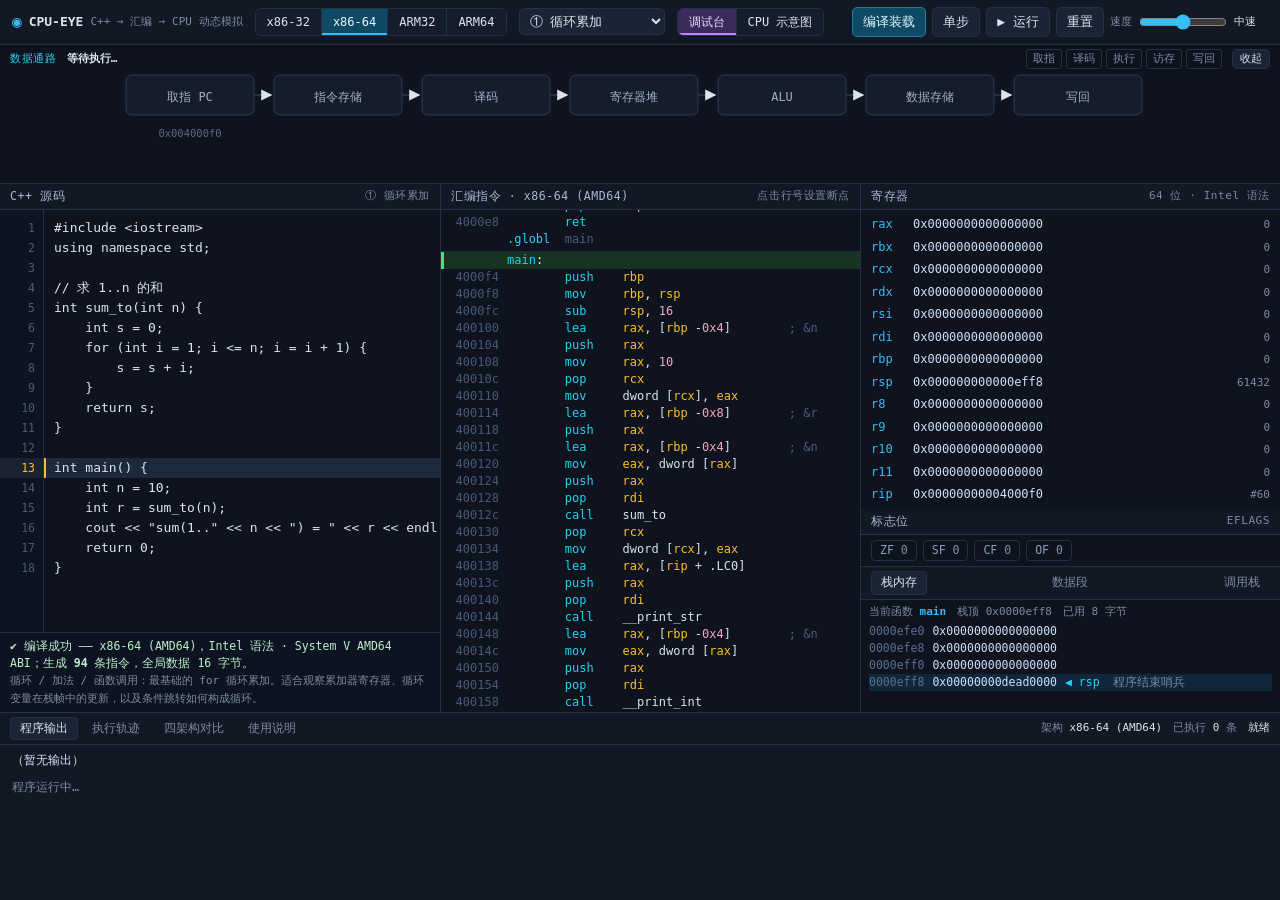
<file: index.html>
<!doctype html>
<html lang="zh-CN">
<head>
<meta charset="utf-8">
<meta name="viewport" content="width=device-width, initial-scale=1">
<title>CPU-EYE 处理器模拟器</title>
<link rel="stylesheet" href="css/app.css">
</head>
<body>
<div id="app">

  <header id="topbar">
    <div class="brand"><span class="logo">◉</span><b>CPU-EYE</b><span class="sub">C++ → 汇编 → CPU 动态模拟</span></div>
    <div class="arch-tabs" id="archTabs"></div>
    <select id="progSel" title="选择示例程序"></select>
    <div class="view-tabs" id="viewTabs">
      <button data-view="debug" class="on">调试台</button>
      <button data-view="schem">CPU 示意图</button>
    </div>
    <div class="toolbar">
      <button id="btnBuild" class="primary" title="Ctrl+Enter">编译装载</button>
      <button id="btnStep" title="F10">单步</button>
      <button id="btnRun" title="F5">▶ 运行</button>
      <button id="btnReset">重置</button>
      <label class="speed">速度
        <input type="range" id="speed" min="0" max="4" step="1" value="2">
        <span id="speedLabel">中速</span>
      </label>
    </div>
  </header>

  <section id="datapath">
    <div class="dp-head">
      <span class="dp-label">数据通路</span>
      <span id="dpInstr" class="dp-instr">—</span>
      <span id="dpStages" class="dp-stages"></span>
      <button id="dpToggle" class="mini">收起</button>
    </div>
    <svg id="dpSvg" viewBox="0 0 1040 112" preserveAspectRatio="xMidYMid meet">
      <defs>
        <marker id="ah" markerWidth="8" markerHeight="8" refX="7" refY="4" orient="auto">
          <path d="M0,0 L8,4 L0,8 z" fill="currentColor"/>
        </marker>
      </defs>
      <g id="dpArrows"></g>
      <g id="dpBlocks"></g>
    </svg>
  </section>

  <main id="cols">
    <section class="pane" id="paneSchem" hidden>
      <div class="pane-head">
        <span>CPU 结构示意图</span>
        <span id="schemInfo" class="muted"></span>
      </div>
      <div id="schemWrap" class="schem-wrap"></div>
      <div class="schem-legend">
        <span><i class="lg blk"></i>参与本条指令的部件</span>
        <span><i class="lg bus"></i>正在传输的总线</span>
        <span><i class="lg ctrl"></i>控制信号</span>
        <span><i class="lg rd"></i>读出寄存器</span>
        <span><i class="lg wr"></i>写入寄存器</span>
      </div>
    </section>

    <section class="pane" id="paneSrc">
      <div class="pane-head">
        <span>C++ 源码</span>
        <span id="srcInfo" class="muted"></span>
      </div>
      <div class="editor">
        <div class="gutter" id="gutter"></div>
        <div class="edit-wrap">
          <div class="hl-layer"><div id="curLineBar" class="cur-line"></div></div>
          <textarea id="src" spellcheck="false" wrap="off"></textarea>
        </div>
      </div>
      <div id="diag" class="diag"></div>
    </section>

    <section class="pane" id="paneAsm">
      <div class="pane-head">
        <span id="asmTitle">汇编指令</span>
        <span class="muted">点击行号设置断点</span>
      </div>
      <div id="asmList" class="asm-list"></div>
    </section>

    <section class="pane" id="paneState">
      <div class="pane-head"><span>寄存器</span><span id="regArch" class="muted"></span></div>
      <div id="regs" class="regs"></div>
      <div class="pane-head"><span>标志位</span><span id="flagHint" class="muted"></span></div>
      <div id="flags" class="flags"></div>
      <div class="pane-head tabs" id="memTabs">
        <button class="tab active" data-mem="stack">栈内存</button>
        <button class="tab" data-mem="data">数据段</button>
        <button class="tab" data-mem="call">调用栈</button>
      </div>
      <div id="memView" class="mem-view"></div>
    </section>
  </main>

  <footer id="bottom">
    <div class="tabs" id="botTabs">
      <button class="tab active" data-tab="out">程序输出</button>
      <button class="tab" data-tab="trace">执行轨迹</button>
      <button class="tab" data-tab="cmp">四架构对比</button>
      <button class="tab" data-tab="help">使用说明</button>
      <div class="status" id="status"></div>
    </div>
    <div class="tab-body">
      <div class="tab-pane active" id="tab-out">
        <pre id="output"></pre>
        <div id="verdict" class="verdict"></div>
      </div>
      <div class="tab-pane" id="tab-trace"><pre id="trace"></pre></div>
      <div class="tab-pane" id="tab-cmp">
        <div class="cmp-bar"><button id="btnCmp" class="primary">在四种架构上分别编译并运行</button>
          <span class="muted">对同一段 C++ 代码，比较指令数量、调用约定与生成代码</span></div>
        <div id="cmpResult"></div>
      </div>
      <div class="tab-pane" id="tab-help">
        <div class="help">
          <h3>这是什么</h3>
          <p>一个完整的教学用工具链：内置的 <b>C++ 子集编译器</b> 把源码编译成 <b>x86-32 / x86-64 / ARM32 / ARM64</b> 四种真实指令集的汇编，
             再由 <b>指令级 CPU 模拟器</b> 逐条执行，实时显示寄存器、标志位、栈内存、数据段以及数据通路各阶段的变化。</p>
          <h3>两个视图</h3>
          <ul>
            <li><b>调试台</b>：源码、汇编、寄存器、栈内存三栏并排，适合逐条跟踪程序逻辑</li>
            <li><b>CPU 示意图</b>：一张完整的处理器框图 —— PC、指令存储器、IR 指令寄存器、译码器、
                控制单元、寄存器堆、ALU、标志寄存器、数据存储器、写回通路。每执行一条指令，
                参与工作的部件与总线会点亮，<b>地址总线与数据总线上显示当前真实的地址和数据</b>，
                控制信号（RegWrite / MemRead / MemWrite / Branch…）随指令类型亮灭，
                底部的内存映射会标出 PC 位置、栈指针和本次访问的内存地址</li>
          </ul>
          <h3>操作</h3>
          <ul>
            <li><b>编译装载</b>（Ctrl+Enter）：编译当前源码并复位 CPU</li>
            <li><b>单步</b>（F10）：执行一条机器指令，所有发生变化的寄存器/内存会高亮闪烁</li>
            <li><b>运行 / 暂停</b>（F5）：按所选速度连续执行；点击汇编行号可设断点</li>
            <li>顶部切换架构后会<b>自动重新编译</b>，可直接对比同一段 C++ 在不同 ISA 上的实现</li>
          </ul>
          <h3>支持的 C++ 子集</h3>
          <ul>
            <li>类型：<code>int</code>、<code>char</code>、<code>bool</code>、指针 <code>T*</code>、引用 <code>T&amp;</code>、一维数组 <code>T a[N]</code></li>
            <li><b>类与结构体</b>：<code>class</code> / <code>struct</code> 的数据成员、成员函数、构造函数、<code>this</code>、
                <code>.</code> 与 <code>-&gt;</code>、对象数组、对象整体赋值、成员按真实规则对齐填充</li>
            <li>全局变量（可带初始化列表）、局部变量、函数（支持递归）、引用传参</li>
            <li>语句：<code>if/else</code>、<code>while</code>、<code>do-while</code>、<code>for</code>、<code>break</code>、<code>continue</code>、<code>return</code></li>
            <li>运算：<code>+ - * / %</code>、比较、<code>&amp;&amp; || !</code>、位运算 <code>&amp; | ^ ~ &lt;&lt; &gt;&gt;</code>、<code>++ --</code>、复合赋值、
                取地址与解引用、<code>sizeof</code>、C 风格类型转换 <code>(char*)p</code></li>
            <li>输出：<code>cout &lt;&lt; 表达式 &lt;&lt; endl;</code>（字符串常量按 UTF-8 存放，可以直接打印中文），或 <code>print_int()</code> / <code>print_str()</code></li>
            <li><code>#include</code>、<code>using namespace std;</code>、<code>public:/private:</code> 会被忽略，可以照常书写</li>
          </ul>
          <h3>还没有实现的部分</h3>
          <p>继承与虚函数、模板、STL（<code>string</code> / <code>vector</code> / <code>cin</code>）、<code>new</code> / <code>delete</code>、析构函数、
             运算符重载、函数与构造函数重载、异常、浮点数、多维数组、按值传递或返回对象。
             遇到这些写法时编译器会给出明确的提示，而不是含糊的语法错误。</p>
          <h3>模拟范围说明</h3>
          <p>模拟器在<b>指令语义层</b>工作：忠实执行每条指令对寄存器、内存、标志位的影响，遵循各架构真实的调用约定
             （System V AMD64、cdecl、AAPCS、AAPCS64）与栈帧布局；但不模拟指令编码字节、缓存、流水线冲突与乱序执行，
             指令地址按 4 字节等距排列。除法、取模、指针缩放等处的架构差异都是真实的（例如 x86 的 <code>idiv</code> 对应 ARM 的 <code>sdiv</code> + <code>msub/mls</code>）。</p>
        </div>
      </div>
    </div>
  </footer>
</div>

<script src="js/frontend.js"></script>
<script src="js/targets.js"></script>
<script src="js/codegen.js"></script>
<script src="js/machine.js"></script>
<script src="js/schematic.js"></script>
<script src="js/programs.js"></script>
<script src="js/ui.js"></script>
</body>
</html>
</file>
<file: css/app.css>
/* ===================== CPU-EYE 样式 ===================== */
:root{
  --bg:#0b0f16; --panel:#121824; --panel2:#0e131e; --line:#233046;
  --fg:#dbe4f0; --muted:#7d8ba3; --accent:#38bdf8; --accent2:#22d3ee;
  --green:#4ade80; --amber:#fbbf24; --red:#f87171; --purple:#c084fc;
  --pc:#16341f; --pcline:#4ade80;
  --mono:"Cascadia Mono","JetBrains Mono",Consolas,"SF Mono",Menlo,"DejaVu Sans Mono",monospace;
  --lh:20px;
}
*{box-sizing:border-box}
[hidden]{display:none !important}
html,body{height:100%}
body{
  margin:0;background:var(--bg);color:var(--fg);
  font:13px/1.5 var(--mono);
  -webkit-font-smoothing:antialiased;
}
#app{display:flex;flex-direction:column;height:100vh;min-height:0}
button{font:inherit;color:var(--fg);background:#1b2434;border:1px solid var(--line);
  border-radius:5px;padding:4px 10px;cursor:pointer}
button:hover{background:#243149;border-color:#31435f}
button:active{transform:translateY(1px)}
button.primary{background:#0e4a63;border-color:#1d7ea3;color:#dff4ff}
button.primary:hover{background:#12607f}
button:disabled{opacity:.4;cursor:not-allowed}
button.mini{padding:1px 7px;font-size:11px}
select{font:inherit;background:#1b2434;color:var(--fg);border:1px solid var(--line);
  border-radius:5px;padding:4px 6px;max-width:200px}
.muted{color:var(--muted);font-weight:normal;font-size:11px}

/* ---------- 顶栏 ---------- */
#topbar{display:flex;align-items:center;gap:12px;padding:7px 12px;background:var(--panel);
  border-bottom:1px solid var(--line);flex-wrap:wrap}
.brand{display:flex;align-items:center;gap:7px;white-space:nowrap}
.brand .logo{color:var(--accent);font-size:16px;animation:pulse 2.4s infinite}
@keyframes pulse{0%,100%{opacity:1}50%{opacity:.35}}
.brand .sub{color:var(--muted);font-size:11px}
.arch-tabs{display:flex;gap:0;border:1px solid var(--line);border-radius:6px;overflow:hidden}
.arch-tabs button{border:none;border-radius:0;border-right:1px solid var(--line);background:#151d2b;
  font-size:12px;padding:4px 11px}
.arch-tabs button:last-child{border-right:none}
.arch-tabs button.on{background:#0e4a63;color:#e6f8ff;box-shadow:inset 0 -2px 0 var(--accent)}
.toolbar{display:flex;align-items:center;gap:6px;margin-left:auto;flex-wrap:wrap}
.speed{display:flex;align-items:center;gap:5px;color:var(--muted);font-size:11px}
.speed input{width:88px;accent-color:var(--accent)}
#speedLabel{color:var(--fg);min-width:34px}

/* ---------- 数据通路 ---------- */
#datapath{background:var(--panel2);border-bottom:1px solid var(--line);padding:4px 10px 2px}
#datapath.collapsed svg{display:none}
.dp-head{display:flex;align-items:center;gap:10px;font-size:11px;color:var(--muted)}
.dp-label{color:var(--accent2);letter-spacing:.06em}
.dp-instr{color:var(--fg);font-weight:bold}
.dp-stages{display:flex;gap:4px;margin-left:auto}
.dp-stages span{padding:1px 6px;border:1px solid var(--line);border-radius:3px;color:var(--muted)}
.dp-stages span.on{background:#0e4a63;color:#cdefff;border-color:var(--accent)}
#dpSvg{width:100%;height:112px;display:block}
.dp-block rect{fill:#151d2b;stroke:#2b3b55;stroke-width:1;transition:fill .18s,stroke .18s}
.dp-block text.t{fill:#9fb0c9;font-size:12px;text-anchor:middle;font-family:var(--mono)}
.dp-block text.v{fill:#5d6b83;font-size:10.5px;text-anchor:middle;font-family:var(--mono)}
.dp-block.on rect{fill:#0e3a4d;stroke:var(--accent);stroke-width:1.6}
.dp-block.on text.t{fill:#dff4ff}
.dp-block.on text.v{fill:var(--amber)}
.dp-arrow{stroke:#2b3b55;stroke-width:1.4;fill:none;color:#2b3b55}
.dp-arrow.on{stroke:var(--accent);color:var(--accent)}

/* ---------- 视图切换 ---------- */
.view-tabs{display:flex;border:1px solid var(--line);border-radius:6px;overflow:hidden}
.view-tabs button{border:none;border-radius:0;background:#151d2b;font-size:12px;padding:4px 11px;
  border-right:1px solid var(--line)}
.view-tabs button:last-child{border-right:none}
.view-tabs button.on{background:#3b2a5c;color:#e9defd;box-shadow:inset 0 -2px 0 var(--purple)}

/* ---------- CPU 示意图 ---------- */
#paneSchem{flex:2.2 1 0}
.schem-wrap{flex:1 1 auto;min-height:0;overflow:auto;padding:6px 8px;background:
  radial-gradient(circle at 30% 0%,#101a2b 0%,var(--panel2) 70%)}
/* SVG 自带 1200×620 的宽高比，给定宽度后高度自然得出；放不下时容器滚动 */
#schemSvg{display:block;width:100%;height:auto;max-height:100%;min-width:820px;margin:auto}
.schem-legend{flex:0 0 auto;display:flex;gap:16px;flex-wrap:wrap;padding:4px 12px;font-size:11px;
  color:var(--muted);border-top:1px solid var(--line);background:var(--panel)}
.schem-legend i.lg{display:inline-block;width:18px;height:8px;border-radius:2px;margin-right:5px;
  vertical-align:middle;border:1px solid var(--line)}
.schem-legend i.blk{background:#0e3a4d;border-color:var(--accent)}
.schem-legend i.bus{background:var(--accent)}
.schem-legend i.ctrl{background:var(--purple)}
.schem-legend i.rd{background:#123a2a;border-color:#2e7d5b}
.schem-legend i.wr{background:#7a5a12;border-color:var(--amber)}

/* 部件 */
.blk rect,.blk polygon{fill:#151d2b;stroke:#2b3b55;stroke-width:1.2;transition:fill .2s,stroke .2s}
.blk.on rect,.blk.on polygon{fill:#0e3a4d;stroke:var(--accent);stroke-width:1.8}
text.blk-t{fill:#9fb0c9;font-size:12.5px;font-family:var(--mono)}
.blk.on text.blk-t{fill:#dff4ff}
text.blk-v{fill:#7d8ba3;font-size:11px;font-family:var(--mono)}
text.blk-v2{fill:#5d6b83;font-size:10.5px;font-family:var(--mono)}
.blk.on text.blk-v{fill:var(--amber)}
.blk.on text.blk-v2{fill:#c4ab68}

/* 总线 */
.bus{stroke:#2b3b55;stroke-width:1.5;fill:none;color:#2b3b55;transition:stroke .15s}
.bus.ctrl{stroke-dasharray:3 3}
.bus.on{stroke:var(--accent);color:var(--accent);stroke-width:2.2;stroke-dasharray:7 5;
  animation:busflow .7s linear infinite}
.bus.ctrl.on{stroke:var(--purple);color:var(--purple)}
@keyframes busflow{to{stroke-dashoffset:-24}}
text.bus-label{fill:#4c5f7c;font-size:10px;font-family:var(--mono)}
text.bus-label.on{fill:var(--accent2)}
text.bus-val{fill:var(--amber);font-size:10.5px;font-family:var(--mono)}
rect.bus-plate{fill:#0b1220;stroke:#233046;stroke-width:.8}

/* 控制信号灯 */
rect.sig{fill:#131b29;stroke:#2b3b55;stroke-width:1}
rect.sig.on{fill:#3b2a5c;stroke:var(--purple)}
text.sig-t{fill:#5d6b83;font-size:10.5px;font-family:var(--mono)}
text.sig-t.on{fill:#e9defd}

/* 寄存器堆小格 */
rect.rfc{fill:#101827;stroke:#233046;stroke-width:.8}
rect.rfc.r{fill:#123a2a;stroke:#2e7d5b}
rect.rfc.w{fill:#7a5a12;stroke:var(--amber)}
text.rfc-n{fill:var(--accent);font-size:10px;font-family:var(--mono)}
text.rfc-v{fill:#b9c8dd;font-size:10px;font-family:var(--mono)}

/* 内存映射 */
text.map-title{fill:var(--accent2);font-size:11px;font-family:var(--mono)}
rect.mapbar{fill:#101827;stroke:#233046}
rect.mapseg{stroke:#233046;stroke-width:.8}
rect.mapseg.s0,rect.mapseg.s4{fill:#151d2b}
rect.mapseg.s1{fill:#143324}
rect.mapseg.s2{fill:#111a28}
rect.mapseg.s3{fill:#2a1f3d}
text.mapseg-t{fill:#9fb0c9;font-size:11px;font-family:var(--mono)}
text.map-end{fill:#5d6b83;font-size:9.5px;font-family:var(--mono)}
text.mark-t{fill:var(--amber);font-size:10.5px;font-family:var(--mono)}
polygon.mark{stroke-width:0}
polygon.mark.pc{fill:var(--green)}
polygon.mark.data{fill:var(--amber)}
polygon.mark.sp{fill:var(--purple)}
line.fnline{stroke:#3b4c6b;stroke-width:1;stroke-dasharray:2 2}
text.fnname{fill:#5d6b83;font-size:9.5px;font-family:var(--mono)}

@media (prefers-reduced-motion:reduce){
  .bus.on{animation:none}
  .brand .logo{animation:none}
}

/* ---------- 主体三栏 ---------- */
#cols{display:flex;flex:1 1 auto;min-height:0;gap:1px;background:var(--line)}
.pane{display:flex;flex-direction:column;min-width:0;min-height:0;background:var(--panel2)}
#paneSrc{flex:1.05 1 0}
#paneAsm{flex:1 1 0}
#paneState{flex:1 1 0}
.pane-head{display:flex;align-items:center;justify-content:space-between;gap:8px;
  padding:4px 10px;background:var(--panel);border-bottom:1px solid var(--line);
  font-size:11.5px;letter-spacing:.05em;color:#a9bad2;flex:0 0 auto}

/* ---------- 编辑器 ---------- */
.editor{display:flex;flex:1 1 auto;min-height:0;overflow:hidden}
.gutter{flex:0 0 44px;background:#0d1320;color:#4a5b74;overflow:hidden;
  border-right:1px solid var(--line);padding:8px 0;text-align:right}
.gutter div{height:var(--lh);line-height:var(--lh);padding-right:8px;font-size:11.5px;color:#4a5b74}
.gutter div.cur{color:var(--amber);background:#1a2233}
.edit-wrap{position:relative;flex:1 1 auto;min-width:0;overflow:hidden}
.hl-layer{position:absolute;inset:0;pointer-events:none;overflow:hidden}
.cur-line{position:absolute;left:0;right:0;height:var(--lh);background:#1d2a3d;
  border-left:2px solid var(--amber);display:none}
#src{position:absolute;inset:0;width:100%;height:100%;resize:none;border:none;outline:none;
  background:transparent;color:var(--fg);font:13px/var(--lh) var(--mono);padding:8px 10px;
  white-space:pre;overflow:auto;tab-size:4}
.diag{flex:0 0 auto;max-height:88px;overflow:auto;padding:5px 10px;font-size:11.5px;
  border-top:1px solid var(--line);background:#0d1320;color:var(--muted)}
.diag.err{color:#ffc9c9;background:#2a1418;border-top-color:#7f2b34}
.diag.ok{color:#bdf0cd}

/* ---------- 汇编 ---------- */
.asm-list{flex:1 1 auto;overflow:auto;padding:2px 0;font-size:12px}
.asm-row{display:flex;gap:0;white-space:pre;line-height:17px;cursor:default}
.asm-row:hover{background:#151d2b}
.asm-row .bp{flex:0 0 66px;color:#465975;text-align:right;padding-right:8px;cursor:pointer;user-select:none}
.asm-row .bp:hover{color:var(--red)}
.asm-row.brk .bp{color:var(--red);font-weight:bold}
.asm-row.brk .bp::before{content:"●"}
.asm-row .tx{flex:1 1 auto;padding-right:8px;overflow:hidden;text-overflow:ellipsis}
.asm-row.lab{color:var(--purple)}
.asm-row.dir{color:#4c5f7c}
.asm-row.pc{background:var(--pc);box-shadow:inset 3px 0 0 var(--pcline)}
.asm-row.pc .tx{color:#ddffe6}
.asm-row.fnstart{border-top:1px solid #1e2a3d;margin-top:3px}
.mn{color:var(--accent2)}
.rg{color:var(--amber)}
.nu{color:#f0a5c0}
.cm{color:#4c5f7c}

/* ---------- 寄存器 ---------- */
.regs{flex:0 0 auto;max-height:34vh;overflow-y:auto;overflow-x:hidden;padding:4px 6px;
  display:grid;grid-template-columns:repeat(auto-fill,minmax(252px,1fr));gap:2px 10px}
.reg{display:flex;align-items:baseline;gap:6px;padding:1px 4px;border-radius:3px;font-size:12px;
  white-space:nowrap;overflow:hidden}
.reg .n{color:var(--accent);width:36px;flex:0 0 auto}
.reg .h{color:#cfe0f5;flex:0 0 auto}
.reg .d{color:var(--muted);font-size:11px;margin-left:auto;overflow:hidden;text-overflow:ellipsis}
.reg.chg{animation:flash 1s ease-out}
@keyframes flash{0%{background:#7a5a12;color:#fff}60%{background:#3a2f10}100%{background:transparent}}
.flags{flex:0 0 auto;display:flex;gap:6px;padding:5px 10px;flex-wrap:wrap;border-bottom:1px solid var(--line)}
.flag{border:1px solid var(--line);border-radius:4px;padding:1px 8px;font-size:11.5px;color:var(--muted)}
.flag b{color:#8aa0bd;font-weight:normal}
.flag.set{background:#123a2a;border-color:#2e7d5b;color:var(--green)}
.flag.set b{color:#8ff0c0}
.flag.chg{animation:flash 1s ease-out}

/* ---------- 内存视图 ---------- */
.tabs{display:flex;gap:4px;align-items:center}
.tab{border:1px solid transparent;background:transparent;color:var(--muted);padding:2px 9px;
  border-radius:4px;font-size:11.5px}
.tab.active{background:#1b2434;border-color:var(--line);color:var(--fg)}
.mem-view{flex:1 1 auto;overflow:auto;padding:4px 8px;font-size:11.5px}
.mrow{display:flex;gap:8px;line-height:17px;white-space:pre}
.mrow .a{color:#5b7091;flex:0 0 auto}
.mrow .v{color:#cfe0f5;flex:0 0 auto}
.mrow .t{color:var(--muted);flex:1 1 auto;overflow:hidden;text-overflow:ellipsis}
.mrow.sp{background:#10263a}
.mrow.fp{background:#231a37}
.mrow.chg{animation:flash 1.1s ease-out}
.mrow .mk{color:var(--accent2)}
.mrow .mkf{color:var(--purple)}
.gvar{margin:5px 0 8px}
.gvar .gh{color:var(--accent);margin-bottom:2px}
.gvar .gh small{color:var(--muted);margin-left:6px}
.cells{display:flex;flex-wrap:wrap;gap:3px}
.cell{border:1px solid var(--line);border-radius:3px;padding:1px 6px;min-width:34px;text-align:center;
  background:#131b29;color:#cfe0f5}
.cell.chg{animation:flashc 1.1s ease-out}
@keyframes flashc{0%{background:#a06f12;color:#fff;border-color:var(--amber)}100%{background:#131b29}}
.cell i{display:block;color:#4c5f7c;font-size:9px;font-style:normal}
.cstack{padding:2px 0}
.cframe{border-left:2px solid var(--accent);padding:2px 8px;margin:3px 0;background:#131b29}
.cframe b{color:var(--accent2)}
.cframe small{color:var(--muted);display:block}

/* ---------- 底部 ---------- */
#bottom{flex:0 0 auto;height:188px;display:flex;flex-direction:column;background:var(--panel);
  border-top:1px solid var(--line);min-height:0}
#botTabs{padding:4px 10px;border-bottom:1px solid var(--line);flex:0 0 auto}
.status{margin-left:auto;color:var(--muted);font-size:11px}
.status b{color:var(--fg);font-weight:normal}
.tab-body{flex:1 1 auto;min-height:0;position:relative}
.tab-pane{display:none;position:absolute;inset:0;overflow:auto;padding:6px 12px}
.tab-pane.active{display:block}
#output,#trace{margin:0;font:12px/1.55 var(--mono);white-space:pre-wrap;color:#d7e6f5}
#trace{color:#9fb0c9;font-size:11.5px}
#trace .t-chg{color:var(--amber)}
#trace .t-pc{color:#5b7091}
.verdict{margin-top:8px;font-size:12px}
.verdict .ok{color:var(--green)}
.verdict .bad{color:var(--red)}
.verdict .wait{color:var(--muted)}
.cmp-bar{display:flex;align-items:center;gap:10px;margin-bottom:8px}
table.cmp{border-collapse:collapse;font-size:11.5px;width:100%;margin-bottom:10px}
table.cmp th,table.cmp td{border:1px solid var(--line);padding:3px 8px;text-align:left;white-space:nowrap}
table.cmp th{background:#182131;color:#a9bad2}
table.cmp td.ok{color:var(--green)}
table.cmp td.bad{color:var(--red)}
.cmp-cols{display:grid;grid-template-columns:repeat(4,1fr);gap:8px}
.cmp-col{background:var(--panel2);border:1px solid var(--line);border-radius:5px;overflow:hidden}
.cmp-col h4{margin:0;padding:3px 8px;background:#182131;font-size:11.5px;color:var(--accent)}
.cmp-col pre{margin:0;padding:5px 8px;max-height:260px;overflow:auto;font-size:10.5px;line-height:14px;color:#b9c8dd}
.help{font-family:system-ui,"Microsoft YaHei",sans-serif;font-size:13px;line-height:1.7;max-width:980px}
.help h3{color:var(--accent);font-size:13px;margin:12px 0 4px}
.help ul{margin:4px 0;padding-left:20px}
.help code{background:#1b2434;padding:0 4px;border-radius:3px;color:var(--amber);font-family:var(--mono)}
.help p{margin:4px 0;color:#b9c8dd}

/* ---------- 自适应 ---------- */
@media (max-width:1180px){
  #cols{flex-direction:column;overflow:auto}
  .pane{flex:0 0 auto !important;min-height:240px}
  #paneState{min-height:320px}
  .regs{max-height:none}
  .cmp-cols{grid-template-columns:repeat(2,1fr)}
}
@media (max-width:720px){
  .brand .sub{display:none}
  .cmp-cols{grid-template-columns:1fr}
  #bottom{height:220px}
}
</file>
